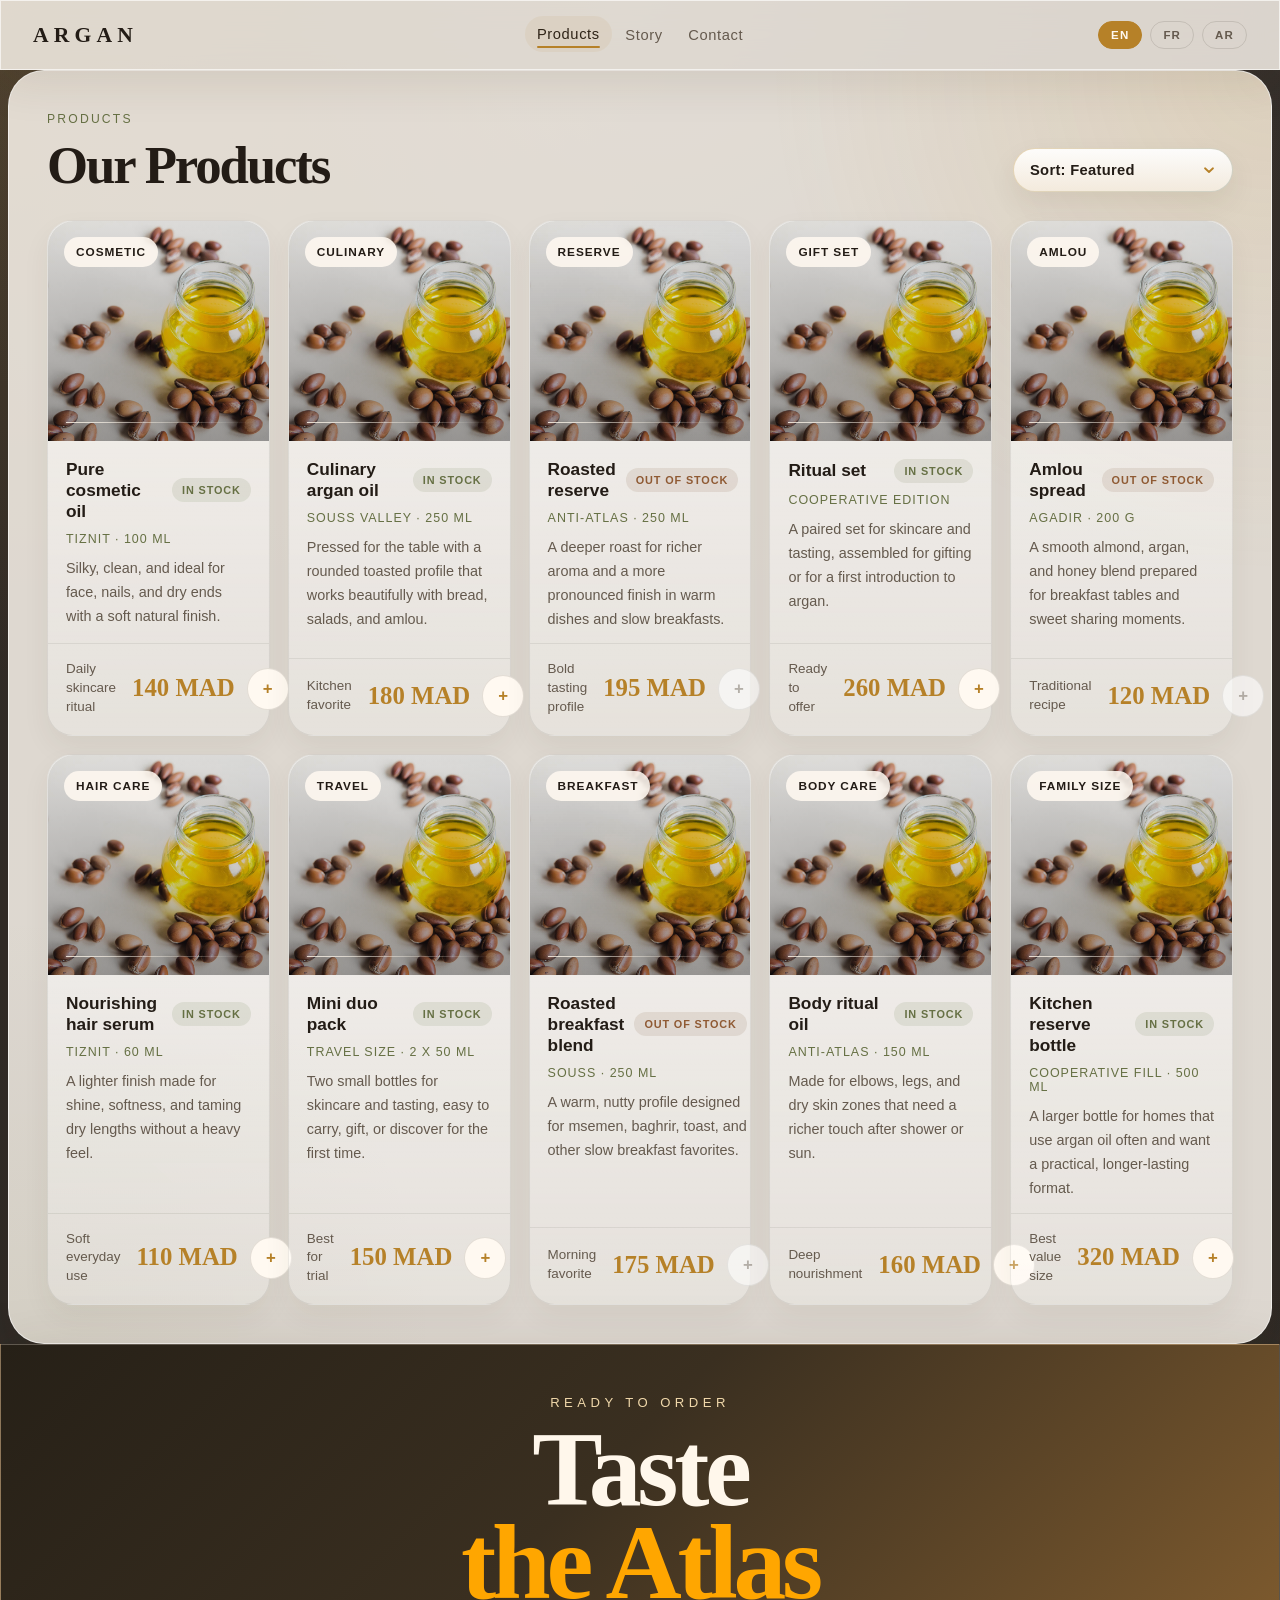
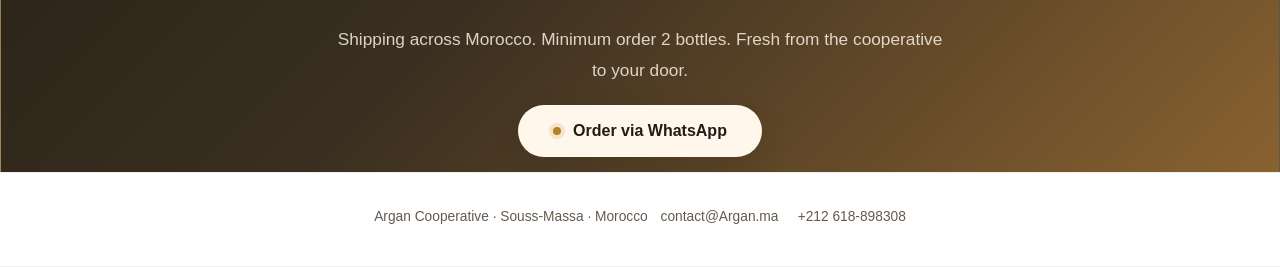
<file: assets/preview-argan-products.html>
<!DOCTYPE html>
<html lang="en" dir="ltr">

<head>
  <meta charset="UTF-8">
  <meta name="viewport" content="width=device-width, initial-scale=1.0">
  <title data-i18n="meta.products.title">Argan Products</title>
   <style>
* {box-sizing: border-box;margin: 0;padding: 0;}
:root {--font-sans: "Segoe UI", "Gill Sans", sans-serif;--font-display: Baskerville, "Times New Roman", serif;--paper: #f5ecdd;--paper-strong: #ecdfc9;--cream: #fff9f1;--ink: #231c16;--ink-soft: #655a4e;--olive: #667044;--amber: #b68128;--amber-strong: #d7a243;--line: rgba(35, 28, 22, 0.12);--card-line: rgba(35, 28, 22, 0.08);--shadow: 0 22px 54px rgba(66, 46, 18, 0.12);--shadow-soft: 0 18px 40px rgba(66, 46, 18, 0.08);--radius-xl: 36px;--radius-lg: 24px;}
html {scroll-behavior: smooth;}
body {min-height: 100vh;overflow-x: hidden;font-family: var(--font-sans);color: var(--ink);background: radial-gradient(circle at top center, rgba(150, 148, 144, 0.26) 0%, rgba(150, 148, 144, 0.10) 18%, transparent 38%), radial-gradient(circle at top left, rgba(214, 162, 67, 0.18), transparent 30%), radial-gradient(circle at bottom right, rgba(102, 112, 68, 0.12), transparent 26%), linear-gradient(180deg, #332d29 0%, #2e2925 100%);}
a {color: inherit;text-decoration: none;}
button {font: inherit;}
.site {min-height: 100vh;width: 100%;padding: 0;}
.nav-shell {position: sticky;top: 0;z-index: 40;}
.nav {width: 100%;display: grid;grid-template-columns: 1fr auto 1fr;align-items: center;gap: 1.5rem;padding: 18px 32px;border: 1px solid rgba(255, 255, 255, 0.65);background: rgba(255, 249, 241, 0.82);box-shadow: 0 14px 44px rgba(73, 53, 24, 0.1);backdrop-filter: blur(16px);opacity: 0;transform: translate3d(0, -40px, 0);animation: dropIn 0.78s cubic-bezier(0.22, 1, 0.36, 1) 0.04s forwards;}
.nav-logo {justify-self: start;position: relative;font-family: var(--font-display);font-size: 1.35rem;font-weight: 700;letter-spacing: 0.24em;text-transform: uppercase;color: var(--ink);cursor: pointer;transition: color 0.22s ease, transform 0.22s ease, letter-spacing 0.22s ease;}
.nav-logo::after {content: "";position: absolute;left: 50%;bottom: -8px;width: 42%;height: 2px;border-radius: 999px;background: linear-gradient(90deg, transparent, var(--amber), transparent);opacity: 0;transform: translateX(-50%) scaleX(0.45);transition: opacity 0.22s ease, transform 0.22s ease;}
.nav-logo:hover {color: var(--amber);transform: translateY(-1px);letter-spacing: 0.28em;}
.nav-logo:hover::after {opacity: 1;transform: translateX(-50%) scaleX(1);}
.nav-links {grid-column: 2;justify-self: center;display: flex;align-items: center;justify-content: center;gap: 1.6rem;color: var(--ink-soft);font-size: 0.92rem;letter-spacing: 0.04em;}
.nav-links a,.footer-main,.footer-meta a {position: relative;display: inline-flex;align-items: center;padding: 8px 0;color: var(--ink-soft);cursor: pointer;transition: color 0.22s ease, transform 0.22s ease;}
.nav-links a::before,.footer-main::before,.footer-meta a::before {content: "";position: absolute;inset: -2px -12px;border-radius: 999px;background: rgba(182, 129, 40, 0.08);opacity: 0;transform: scale(0.92);transition: opacity 0.22s ease, transform 0.22s ease;}
.nav-links a::after,.footer-main::after,.footer-meta a::after {content: "";position: absolute;left: 0;bottom: 2px;width: 100%;height: 2px;border-radius: 999px;background: var(--amber);transform: scaleX(0);transform-origin: left;transition: transform 0.22s ease;}
.nav-links a:hover,.nav-links a[aria-current="page"],.footer-main:hover,.footer-meta a:hover {color: var(--ink);transform: translateY(-1px);}
.nav-links a:hover::before,.nav-links a[aria-current="page"]::before,.footer-main:hover::before,.footer-meta a:hover::before {opacity: 1;transform: scale(1);}
.nav-links a:hover::after,.nav-links a[aria-current="page"]::after,.footer-main:hover::after,.footer-meta a:hover::after {transform: scaleX(1);}
.lang-row {justify-self: end;display: flex;gap: 8px;}
.lb {border: 1px solid var(--line);border-radius: 999px;padding: 7px 12px;background: transparent;color: var(--ink-soft);font-size: 0.72rem;font-weight: 700;letter-spacing: 0.1em;cursor: pointer;transition: all 0.22s ease;}
.lb.on,.lb:hover {border-color: var(--amber);background: var(--amber);color: #fff9f1;}
.page {display: grid;gap: 28px;width: 100%;padding-bottom: 0;}
.page> :not(.footer):not(.cta-card) {width: min(1720px, calc(100% - 16px));margin: 0 auto;}
.section-card,.cta-card,.footer {opacity: 0;transform: translate3d(0, -42px, 0);animation: dropIn 0.88s cubic-bezier(0.22, 1, 0.36, 1) forwards;}
.section-kicker,.cta-kicker {display: inline-flex;align-items: center;gap: 10px;margin-bottom: 22px;color: #f3dfba;font-size: 0.76rem;letter-spacing: 0.18em;text-transform: uppercase;}
.section-title,.cta-title {font-family: var(--font-display);font-weight: 700;letter-spacing: -0.04em;}
.section-title em,.cta-title em {font-style: normal;color: #ffa600;}
.section-card,.cta-card {overflow: hidden;border: 1px solid rgba(255, 255, 255, 0.6);border-radius: var(--radius-xl);background: rgba(255, 249, 241, 0.84);box-shadow: var(--shadow-soft);}
.section-card {position: relative;isolation: isolate;padding: 38px;}
.section-card::before {content: "";position: absolute;inset: 0;z-index: -1;background: radial-gradient(circle at top right, rgba(215, 162, 67, 0.14), transparent 28%), radial-gradient(circle at bottom left, rgba(102, 112, 68, 0.08), transparent 24%);}
.section-head {display: flex;justify-content: space-between;align-items: end;gap: 1.75rem;margin-bottom: 28px;}
.section-head.simple {justify-content: flex-start;}
.section-kicker {margin-bottom: 14px;color: var(--olive);}
.section-title {max-width: 13ch;color: var(--ink);font-size: clamp(2.1rem, 4.2vw, 3.3rem);line-height: 0.98;}
.section-side {max-width: 380px;color: var(--ink-soft);font-size: 0.92rem;line-height: 1.76;}
.section-tools {display: flex;align-items: center;justify-content: flex-end;}
.sort-select {min-width: 220px;padding: 13px 48px 13px 16px;border: 1px solid transparent;border-radius: 999px;background-image: url("data:image/svg+xml,%3Csvg xmlns='http://www.w3.org/2000/svg' width='14' height='14' viewBox='0 0 14 14'%3E%3Cpath d='M3 5.25 7 9l4-3.75' fill='none' stroke='%23b68128' stroke-linecap='round' stroke-linejoin='round' stroke-width='1.8'/%3E%3C/svg%3E"), linear-gradient(180deg, rgba(255, 255, 255, 0.94), rgba(244, 235, 222, 0.96)), linear-gradient(135deg, rgba(215, 162, 67, 0.34), rgba(102, 112, 68, 0.24));background-repeat: no-repeat, no-repeat, no-repeat;background-position: calc(100% - 16px) 50%, 0 0, 0 0;background-size: 14px 14px, 100% 100%, 100% 100%;background-origin: padding-box, padding-box, border-box;background-clip: border-box, padding-box, border-box;color: var(--ink);font: inherit;font-size: 0.92rem;font-weight: 600;letter-spacing: 0.02em;box-shadow: 0 12px 28px rgba(66, 46, 18, 0.08);outline: none;cursor: pointer;appearance: none;-webkit-appearance: none;transition: transform 0.2s ease, box-shadow 0.2s ease, border-color 0.2s ease;}
.sort-select:hover {transform: translateY(-1px);box-shadow: 0 18px 34px rgba(66, 46, 18, 0.12);}
.sort-select:focus {border-color: rgba(182, 129, 40, 0.52);box-shadow: 0 0 0 4px rgba(182, 129, 40, 0.14), 0 18px 34px rgba(66, 46, 18, 0.12);}
.sort-select option {color: var(--ink);background: #fffaf3;}
.products {display: grid;grid-template-columns: repeat(5, minmax(0, 1fr));gap: 18px;}
.product-card {display: flex;flex-direction: column;min-height: 388px;border: 1px solid var(--card-line);border-radius: 26px;background: linear-gradient(180deg, rgba(255, 255, 255, 0.68), rgba(255, 255, 255, 0.26));box-shadow: 0 12px 28px rgba(66, 46, 18, 0.06);transition: transform 0.22s ease, border-color 0.22s ease, box-shadow 0.22s ease;}
.product-card:hover {transform: translateY(-5px);border-color: rgba(182, 129, 40, 0.28);box-shadow: 0 20px 42px rgba(66, 46, 18, 0.12);}
.product-media {position: relative;min-height: 220px;overflow: hidden;border-radius: 26px 26px 0 0;background: linear-gradient(180deg, rgba(14, 10, 7, 0.05), rgba(14, 10, 7, 0.38)), url("argan.jpg") center center / cover no-repeat;}
.product-media::after {content: "";position: absolute;inset: auto 18px 18px;height: 1px;background: linear-gradient(90deg, rgba(255, 247, 235, 0.82), transparent);}
.product-badge {position: absolute;top: 16px;left: 16px;padding: 8px 12px;border-radius: 999px;background: rgba(255, 249, 241, 0.88);color: var(--ink);font-size: 0.74rem;font-weight: 700;letter-spacing: 0.08em;text-transform: uppercase;}
.product-copy {display: grid;gap: 10px;padding: 18px 18px 12px;}
.product-head {display: flex;align-items: center;justify-content: space-between;gap: 10px;}
.product-name {color: var(--ink);font-size: 1.08rem;font-weight: 700;}
.stock-tag {display: inline-flex;align-items: center;justify-content: center;padding: 6px 10px;border-radius: 999px;font-size: 0.68rem;font-weight: 700;letter-spacing: 0.08em;text-transform: uppercase;white-space: nowrap;}
.stock-tag.in-stock {background: rgba(102, 112, 68, 0.12);color: var(--olive);}
.stock-tag.out-stock {background: rgba(126, 80, 54, 0.12);color: #8f5a33;}
.product-region {color: var(--olive);font-size: 0.78rem;letter-spacing: 0.08em;text-transform: uppercase;}
.product-desc {color: var(--ink-soft);font-size: 0.9rem;line-height: 1.68;}
.product-meta {display: flex;justify-content: space-between;align-items: center;gap: 1rem;margin-top: auto;padding: 16px 18px 18px;border-top: 1px solid rgba(35, 28, 22, 0.08);}
.product-meta-note {color: var(--ink-soft);font-size: 0.84rem;line-height: 1.4;}
.product-price {color: var(--amber);font-family: var(--font-display);font-size: 1.55rem;font-weight: 700;line-height: 1;white-space: nowrap;}
.product-buy {display: flex;align-items: center;gap: 12px;margin-left: auto;}
.add-btn {width: 42px;height: 42px;border: 1px solid var(--line);border-radius: 50%;background: var(--cream);color: var(--amber);font-size: 1.05rem;font-weight: 700;cursor: pointer;transition: transform 0.2s ease, border-color 0.2s ease, background 0.2s ease, color 0.2s ease;}
.add-btn:hover {transform: translateY(-2px);border-color: var(--amber);background: var(--amber);color: #fff9f1;}
.add-btn:disabled {cursor: not-allowed;border-color: rgba(35, 28, 22, 0.08);background: rgba(255, 255, 255, 0.6);color: rgba(101, 90, 78, 0.45);transform: none;}
.cta-card {animation-delay: 0.56s;width: 100%;margin: -28px 0;padding: 0;border-color: rgba(255, 255, 255, 0.22);border-radius: 0;background: linear-gradient(135deg, #262017 0%, #3a2f20 42%, #8b6331 100%);color: #fff7eb;box-shadow: 0 28px 70px rgba(56, 39, 17, 0.22);}
.cta-inner {display: grid;gap: 20px;justify-items: center;align-items: center;width: min(860px, calc(100% - 32px));margin: 0 auto;padding: 48px 48px 42px;text-align: center;}
.cta-kicker {margin-bottom: 14px;color: #f0d8aa;font-size: 0.82rem;letter-spacing: 0.34em;}
.cta-title {margin-bottom: 14px;font-size: clamp(4.2rem, 10vw, 6.6rem);line-height: 0.88;}
.cta-sub {max-width: 620px;margin: 0 auto;color: rgba(255, 247, 235, 0.82);font-size: 1.08rem;line-height: 1.78;}
.wa-btn {display: inline-flex;align-items: center;justify-content: center;gap: 12px;border: 1px solid rgba(255, 255, 255, 0.18);border-radius: 999px;padding: 16px 34px;background: #fff7eb;color: var(--ink);font-weight: 700;white-space: nowrap;box-shadow: 0 12px 28px rgba(35, 28, 22, 0.16);transition: transform 0.2s ease, background 0.2s ease, color 0.2s ease;}
.wa-btn::before {content: "";width: 8px;height: 8px;border-radius: 50%;background: var(--amber);box-shadow: 0 0 0 4px rgba(182, 129, 40, 0.16);}
.wa-btn:hover {transform: translateY(-2px);}
.footer {animation-delay: 0.64s;position: relative;width: 100%;display: flex;justify-content: center;align-items: center;flex-wrap: wrap;gap: 0.8rem;margin-top: -28px;padding: 28px 24px 34px;border-top: 1px solid rgba(35, 28, 22, 0.08);border-bottom: 1px solid rgba(35, 28, 22, 0.08);background: #ffffff;color: var(--ink-soft);font-size: 0.86rem;text-align: center;}
.footer-meta {display: flex;justify-content: center;align-items: center;gap: 1.2rem;flex-wrap: wrap;}
.site.rtl-mode .nav {direction: rtl;}
.site.rtl-mode .nav-logo {justify-self: end;}
.site.rtl-mode .nav-links,.site.rtl-mode .lang-row,.site.rtl-mode .footer-meta {flex-direction: row-reverse;}
.site.rtl-mode .nav-links a::after,.site.rtl-mode .footer-main::after,.site.rtl-mode .footer-meta a::after {left: auto;right: 0;transform-origin: right;}
.site.rtl-mode .section-head {flex-direction: row;}
.site.rtl-mode .section-card {direction: rtl;}
.site.rtl-mode .section-tools {justify-content: flex-start;}
.site.rtl-mode .sort-select {padding: 13px 16px 13px 48px;background-position: 16px 50%, 0 0, 0 0;}
.site.rtl-mode .product-card,.site.rtl-mode .product-copy,.site.rtl-mode .product-meta {text-align: right;}
.site.rtl-mode .product-head {flex-direction: row-reverse;}
.site.rtl-mode .product-badge {left: auto;right: 16px;}
.site.rtl-mode .product-buy {margin-left: 0;margin-right: auto;}
.site.rtl-mode .footer {direction: rtl;}
@keyframes dropIn {0% {opacity: 0;transform: translate3d(0, -42px, 0);}100% {opacity: 1;transform: translate3d(0, 0, 0);}}
@media (prefers-reduced-motion: reduce) {html {scroll-behavior: auto;}.nav,.section-card,.cta-card,.footer {opacity: 1;transform: none;animation: none;}}
@media (max-width: 1120px) {.products {grid-template-columns: repeat(3, minmax(0, 1fr));}}
@media (max-width: 860px) {.nav {grid-template-columns: 1fr;padding: 16px 18px;}.nav-logo {width: 100%;justify-self: center;text-align: center;}.nav-links {grid-column: auto;width: 100%;justify-self: center;flex-wrap: wrap;justify-content: center;}.lang-row {width: 100%;justify-self: center;justify-content: center;}.products {grid-template-columns: repeat(2, minmax(0, 1fr));}.section-head {display: grid;grid-template-columns: 1fr;align-items: start;}.section-tools {justify-content: flex-start;}.sort-select {min-width: min(100%, 280px);}.product-head {align-items: start;flex-direction: column;}}
@media (max-width: 640px) {.page> :not(.footer):not(.cta-card) {width: calc(100% - 20px);}.products {grid-template-columns: 1fr;}.section-card {padding: 24px;}.section-tools,.sort-select {width: 100%;}.cta-card {width: 100%;margin: -28px 0;border-radius: 0;}.cta-inner {padding: 36px 24px 32px;}.wa-btn {width: 100%;}.footer {padding: 24px 18px 34px;}.footer-meta {gap: 0.8rem 1rem;}}
</style>
</head>

<body>
  <div class="site">
    <header class="nav-shell">
      <nav class="nav">
        <div class="nav-logo"><a href="preview-argan.html">Argan</a></div>
        <div class="nav-links">
          <a href="preview-argan-products.html" aria-current="page" data-i18n="nav.products">Products</a>
          <a href="preview-argan.html#story" data-i18n="nav.story">Story</a>
          <a href="#contact" data-i18n="nav.contact">Contact</a>
        </div>
        <div class="lang-row">
          <button class="lb on" type="button" data-lang="en">EN</button>
          <button class="lb" type="button" data-lang="fr">FR</button>
          <button class="lb" type="button" data-lang="ar">AR</button>
        </div>
      </nav>
    </header>

    <main class="page">
      <section class="section-card" id="collection">
        <div class="section-head">
          <div>
            <div class="section-kicker" data-i18n="pp.kicker">Products</div>
            <h2 class="section-title" data-i18n="pp.title">Our Products</h2>
          </div>
          <div class="section-tools">
            <select class="sort-select" id="sortProducts" aria-label="Sort products by price" data-i18n-aria-label="sort.aria">
              <option value="featured" data-i18n="sort.feat">Sort: Featured</option>
              <option value="low-to-high" data-i18n="sort.low">Price: Low to High</option>
              <option value="high-to-low" data-i18n="sort.high">Price: High to Low</option>
            </select>
          </div>
        </div>

        <div class="products" id="productsGrid">
          <article class="product-card" data-index="0">
            <div class="product-media">
              <span class="product-badge" data-i18n="pp1.badge">Cosmetic</span>
            </div>
            <div class="product-copy">
              <div class="product-head">
                <div class="product-name" data-i18n="pp1.name">Pure cosmetic oil</div>
                <span class="stock-tag in-stock" data-i18n="pp1.stock">In stock</span>
              </div>
              <div class="product-region" data-i18n="pp1.reg">Tiznit &middot; 100 ml</div>
              <p class="product-desc" data-i18n="pp1.desc">Silky, clean, and ideal for face, nails, and dry ends with a soft natural finish.</p>
            </div>
            <div class="product-meta">
              <div class="product-meta-note" data-i18n="pp1.note">Daily skincare ritual</div>
              <div class="product-buy">
                <div class="product-price">140 MAD</div>
                <button class="add-btn" type="button" aria-label="Add pure cosmetic oil" data-product-key="pp1.name" data-price="140">+</button>
              </div>
            </div>
          </article>

          <article class="product-card" data-index="1">
            <div class="product-media">
              <span class="product-badge" data-i18n="pp2.badge">Culinary</span>
            </div>
            <div class="product-copy">
              <div class="product-head">
                <div class="product-name" data-i18n="pp2.name">Culinary argan oil</div>
                <span class="stock-tag in-stock" data-i18n="pp2.stock">In stock</span>
              </div>
              <div class="product-region" data-i18n="pp2.reg">Souss Valley &middot; 250 ml</div>
              <p class="product-desc" data-i18n="pp2.desc">Pressed for the table with a rounded toasted profile that works beautifully with bread, salads, and amlou.</p>
            </div>
            <div class="product-meta">
              <div class="product-meta-note" data-i18n="pp2.note">Kitchen favorite</div>
              <div class="product-buy">
                <div class="product-price">180 MAD</div>
                <button class="add-btn" type="button" aria-label="Add culinary argan oil" data-product-key="pp2.name" data-price="180">+</button>
              </div>
            </div>
          </article>

          <article class="product-card" data-index="2">
            <div class="product-media">
              <span class="product-badge" data-i18n="pp3.badge">Reserve</span>
            </div>
            <div class="product-copy">
              <div class="product-head">
                <div class="product-name" data-i18n="pp3.name">Roasted reserve</div>
                <span class="stock-tag out-stock" data-i18n="pp3.stock">Out of stock</span>
              </div>
              <div class="product-region" data-i18n="pp3.reg">Anti-Atlas &middot; 250 ml</div>
              <p class="product-desc" data-i18n="pp3.desc">A deeper roast for richer aroma and a more pronounced finish in warm dishes and slow breakfasts.</p>
            </div>
            <div class="product-meta">
              <div class="product-meta-note" data-i18n="pp3.note">Bold tasting profile</div>
              <div class="product-buy">
                <div class="product-price">195 MAD</div>
                <button class="add-btn" type="button" aria-label="Roasted reserve unavailable" data-product-key="pp3.name" data-price="195" disabled>+</button>
              </div>
            </div>
          </article>

          <article class="product-card" data-index="3">
            <div class="product-media">
              <span class="product-badge" data-i18n="pp4.badge">Gift Set</span>
            </div>
            <div class="product-copy">
              <div class="product-head">
                <div class="product-name" data-i18n="pp4.name">Ritual set</div>
                <span class="stock-tag in-stock" data-i18n="pp4.stock">In stock</span>
              </div>
              <div class="product-region" data-i18n="pp4.reg">Cooperative edition</div>
              <p class="product-desc" data-i18n="pp4.desc">A paired set for skincare and tasting, assembled for gifting or for a first introduction to argan.</p>
            </div>
            <div class="product-meta">
              <div class="product-meta-note" data-i18n="pp4.note">Ready to offer</div>
              <div class="product-buy">
                <div class="product-price">260 MAD</div>
                <button class="add-btn" type="button" aria-label="Add ritual set" data-product-key="pp4.name" data-price="260">+</button>
              </div>
            </div>
          </article>

          <article class="product-card" data-index="4">
            <div class="product-media">
              <span class="product-badge" data-i18n="pp5.badge">Amlou</span>
            </div>
            <div class="product-copy">
              <div class="product-head">
                <div class="product-name" data-i18n="pp5.name">Amlou spread</div>
                <span class="stock-tag out-stock" data-i18n="pp5.stock">Out of stock</span>
              </div>
              <div class="product-region" data-i18n="pp5.reg">Agadir &middot; 200 g</div>
              <p class="product-desc" data-i18n="pp5.desc">A smooth almond, argan, and honey blend prepared for breakfast tables and sweet sharing moments.</p>
            </div>
            <div class="product-meta">
              <div class="product-meta-note" data-i18n="pp5.note">Traditional recipe</div>
              <div class="product-buy">
                <div class="product-price">120 MAD</div>
                <button class="add-btn" type="button" aria-label="Amlou spread unavailable" data-product-key="pp5.name" data-price="120" disabled>+</button>
              </div>
            </div>
          </article>

          <article class="product-card" data-index="5">
            <div class="product-media">
              <span class="product-badge" data-i18n="pp6.badge">Hair Care</span>
            </div>
            <div class="product-copy">
              <div class="product-head">
                <div class="product-name" data-i18n="pp6.name">Nourishing hair serum</div>
                <span class="stock-tag in-stock" data-i18n="pp6.stock">In stock</span>
              </div>
              <div class="product-region" data-i18n="pp6.reg">Tiznit &middot; 60 ml</div>
              <p class="product-desc" data-i18n="pp6.desc">A lighter finish made for shine, softness, and taming dry lengths without a heavy feel.</p>
            </div>
            <div class="product-meta">
              <div class="product-meta-note" data-i18n="pp6.note">Soft everyday use</div>
              <div class="product-buy">
                <div class="product-price">110 MAD</div>
                <button class="add-btn" type="button" aria-label="Add nourishing hair serum" data-product-key="pp6.name" data-price="110">+</button>
              </div>
            </div>
          </article>

          <article class="product-card" data-index="6">
            <div class="product-media">
              <span class="product-badge" data-i18n="pp7.badge">Travel</span>
            </div>
            <div class="product-copy">
              <div class="product-head">
                <div class="product-name" data-i18n="pp7.name">Mini duo pack</div>
                <span class="stock-tag in-stock" data-i18n="pp7.stock">In stock</span>
              </div>
              <div class="product-region" data-i18n="pp7.reg">Travel size &middot; 2 x 50 ml</div>
              <p class="product-desc" data-i18n="pp7.desc">Two small bottles for skincare and tasting, easy to carry, gift, or discover for the first time.</p>
            </div>
            <div class="product-meta">
              <div class="product-meta-note" data-i18n="pp7.note">Best for trial</div>
              <div class="product-buy">
                <div class="product-price">150 MAD</div>
                <button class="add-btn" type="button" aria-label="Add mini duo pack" data-product-key="pp7.name" data-price="150">+</button>
              </div>
            </div>
          </article>

          <article class="product-card" data-index="7">
            <div class="product-media">
              <span class="product-badge" data-i18n="pp8.badge">Breakfast</span>
            </div>
            <div class="product-copy">
              <div class="product-head">
                <div class="product-name" data-i18n="pp8.name">Roasted breakfast blend</div>
                <span class="stock-tag out-stock" data-i18n="pp8.stock">Out of stock</span>
              </div>
              <div class="product-region" data-i18n="pp8.reg">Souss &middot; 250 ml</div>
              <p class="product-desc" data-i18n="pp8.desc">A warm, nutty profile designed for msemen, baghrir, toast, and other slow breakfast favorites.</p>
            </div>
            <div class="product-meta">
              <div class="product-meta-note" data-i18n="pp8.note">Morning favorite</div>
              <div class="product-buy">
                <div class="product-price">175 MAD</div>
                <button class="add-btn" type="button" aria-label="Roasted breakfast blend unavailable" data-product-key="pp8.name" data-price="175" disabled>+</button>
              </div>
            </div>
          </article>

          <article class="product-card" data-index="8">
            <div class="product-media">
              <span class="product-badge" data-i18n="pp9.badge">Body Care</span>
            </div>
            <div class="product-copy">
              <div class="product-head">
                <div class="product-name" data-i18n="pp9.name">Body ritual oil</div>
                <span class="stock-tag in-stock" data-i18n="pp9.stock">In stock</span>
              </div>
              <div class="product-region" data-i18n="pp9.reg">Anti-Atlas &middot; 150 ml</div>
              <p class="product-desc" data-i18n="pp9.desc">Made for elbows, legs, and dry skin zones that need a richer touch after shower or sun.</p>
            </div>
            <div class="product-meta">
              <div class="product-meta-note" data-i18n="pp9.note">Deep nourishment</div>
              <div class="product-buy">
                <div class="product-price">160 MAD</div>
                <button class="add-btn" type="button" aria-label="Add body ritual oil" data-product-key="pp9.name" data-price="160">+</button>
              </div>
            </div>
          </article>

          <article class="product-card" data-index="9">
            <div class="product-media">
              <span class="product-badge" data-i18n="pp10.badge">Family Size</span>
            </div>
            <div class="product-copy">
              <div class="product-head">
                <div class="product-name" data-i18n="pp10.name">Kitchen reserve bottle</div>
                <span class="stock-tag in-stock" data-i18n="pp10.stock">In stock</span>
              </div>
              <div class="product-region" data-i18n="pp10.reg">Cooperative fill &middot; 500 ml</div>
              <p class="product-desc" data-i18n="pp10.desc">A larger bottle for homes that use argan oil often and want a practical, longer-lasting format.</p>
            </div>
            <div class="product-meta">
              <div class="product-meta-note" data-i18n="pp10.note">Best value size</div>
              <div class="product-buy">
                <div class="product-price">320 MAD</div>
                <button class="add-btn" type="button" aria-label="Add kitchen reserve bottle" data-product-key="pp10.name" data-price="320">+</button>
              </div>
            </div>
          </article>
        </div>
      </section>

      <section class="cta-card" id="contact">
        <div class="cta-inner">
          <div>
            <div class="cta-kicker" data-i18n="cta.kicker">Ready to Order</div>
            <h2 class="cta-title" data-i18n="cta.title" data-i18n-html>Taste<br><em>the Atlas</em></h2>
            <p class="cta-sub" data-i18n="cta.sub">Shipping across Morocco. Minimum order 2 bottles. Fresh from the cooperative to your door.</p>
          </div>
          <a class="wa-btn" id="waOrderBtn" href="https://wa.me/212618898308?text=Hello%20Argan%2C%20I%20want%20to%20place%20an%20order." data-i18n="cta.btn">Order via WhatsApp</a>
        </div>
      </section>

      <footer class="footer">
        <div class="footer-main" data-i18n="footer.main">Argan Cooperative &middot; Souss-Massa &middot; Morocco</div>
        <div class="footer-meta">
          <a href="mailto:contact@Argan.ma">contact@Argan.ma</a>
          <a href="tel:+212618898308">+212 618-898308</a>
        </div>
      </footer>
    </main>

  </div>

  <script src="lang.js"></script>
  <script>
    const CART_KEY = "arkan-products-cart";
    const CART_PHONE = "212618898308";
    const LEGACY_NAME_TO_KEY = {
      "Pure cosmetic oil": "pp1.name",
      "Culinary argan oil": "pp2.name",
      "Roasted reserve": "pp3.name",
      "Ritual set": "pp4.name",
      "Amlou spread": "pp5.name",
      "Nourishing hair serum": "pp6.name",
      "Mini duo pack": "pp7.name",
      "Roasted breakfast blend": "pp8.name",
      "Body ritual oil": "pp9.name",
      "Kitchen reserve bottle": "pp10.name"
    };

    const waOrderBtn = document.getElementById("waOrderBtn");
    const productsGrid = document.getElementById("productsGrid");
    const sortProductsSelect = document.getElementById("sortProducts");
    const cart = new Map();

    function t(key) {
      return window.arkanI18n.translate(key, window.arkanI18n.getCurrentLang());
    }

    function getCardPrice(card) {
      const addButton = card.querySelector(".add-btn");
      return Number(addButton?.dataset.price || 0);
    }

    function sortProducts(order) {
      if (!productsGrid) {
        return;
      }

      const cards = Array.from(productsGrid.querySelectorAll(".product-card"));
      const sortedCards = cards.sort((firstCard, secondCard) => {
        if (order === "low-to-high") {
          return getCardPrice(firstCard) - getCardPrice(secondCard);
        }

        if (order === "high-to-low") {
          return getCardPrice(secondCard) - getCardPrice(firstCard);
        }

        return Number(firstCard.dataset.index) - Number(secondCard.dataset.index);
      });

      sortedCards.forEach((card) => {
        productsGrid.appendChild(card);
      });
    }

    function saveCart() {
      try {
        const items = Array.from(cart.values());
        localStorage.setItem(CART_KEY, JSON.stringify(items));
      } catch (_) {
        return;
      }
    }

    function loadCart() {
      try {
        const raw = localStorage.getItem(CART_KEY);
        if (!raw) {
          return;
        }

        const items = JSON.parse(raw);
        if (!Array.isArray(items)) {
          return;
        }

        items.forEach((item) => {
          if (!item || !item.qty || !item.price) {
            return;
          }

          const nameKey = item.nameKey || LEGACY_NAME_TO_KEY[item.name];
          if (!nameKey) {
            return;
          }

          cart.set(nameKey, {
            nameKey,
            price: Number(item.price),
            qty: Number(item.qty)
          });
        });
      } catch (_) {
        try {
          localStorage.removeItem(CART_KEY);
        } catch (error) {
          return;
        }
      }
    }

    function buildWhatsappMessage(items, total) {
      if (!items.length) {
        return t("order.default");
      }

      const lines = items.map((item) => {
        const lineTotal = item.qty * item.price;
        return "- " + t(item.nameKey) + " x" + item.qty + " - " + lineTotal + " MAD";
      });

      return [
        t("order.intro"),
        "",
        ...lines,
        "",
        t("order.total") + ": " + total + " MAD"
      ].join("\n");
    }

    function updateCartUI() {
      const items = Array.from(cart.values());
      const total = items.reduce((sum, item) => sum + (item.qty * item.price), 0);
      const message = buildWhatsappMessage(items, total);
      const href = "https://wa.me/" + CART_PHONE + "?text=" + encodeURIComponent(message);

      if (waOrderBtn) {
        waOrderBtn.href = href;
      }
    }

    function addToCart(button) {
      const nameKey = button.dataset.productKey;
      const price = Number(button.dataset.price);
      const current = cart.get(nameKey) || { nameKey, price, qty: 0 };

      current.qty += 1;
      cart.set(nameKey, current);
      saveCart();
      updateCartUI();

      button.classList.add("added");
      window.setTimeout(() => {
        button.classList.remove("added");
      }, 220);
    }

    document.querySelectorAll(".add-btn").forEach((button) => {
      if (button.disabled) {
        return;
      }

      button.addEventListener("click", () => {
        addToCart(button);
      });
    });

    if (sortProductsSelect) {
      sortProductsSelect.addEventListener("change", (event) => {
        sortProducts(event.target.value);
      });
    }

    window.addEventListener("arkan:langchange", updateCartUI);

    loadCart();
    updateCartUI();
  </script>

<script>
	
	if ('WebSocket' in window) {
		(function () {
			function refreshCSS() {
				var sheets = [].slice.call(document.getElementsByTagName("link"));
				var head = document.getElementsByTagName("head")[0];
				for (var i = 0; i < sheets.length; ++i) {
					var elem = sheets[i];
					var parent = elem.parentElement || head;
					parent.removeChild(elem);
					var rel = elem.rel;
					if (elem.href && typeof rel != "string" || rel.length == 0 || rel.toLowerCase() == "stylesheet") {
						var url = elem.href.replace(/(&|\?)_cacheOverride=\d+/, '');
						elem.href = url + (url.indexOf('?') >= 0 ? '&' : '?') + '_cacheOverride=' + (new Date().valueOf());
					}
					parent.appendChild(elem);
				}
			}
			var protocol = window.location.protocol === 'http:' ? 'ws://' : 'wss://';
			var address = protocol + window.location.host + window.location.pathname + '/ws';
			var socket = new WebSocket(address);
			socket.onmessage = function (msg) {
				if (msg.data == 'reload') window.location.reload();
				else if (msg.data == 'refreshcss') refreshCSS();
			};
			if (sessionStorage && !sessionStorage.getItem('IsThisFirstTime_Log_From_LiveServer')) {
				console.log('Live reload enabled.');
				sessionStorage.setItem('IsThisFirstTime_Log_From_LiveServer', true);
			}
		})();
	}
	else {
		console.error('Upgrade your browser. This Browser is NOT supported WebSocket for Live-Reloading.');
	}

</script>
</body>

</html>
</file>
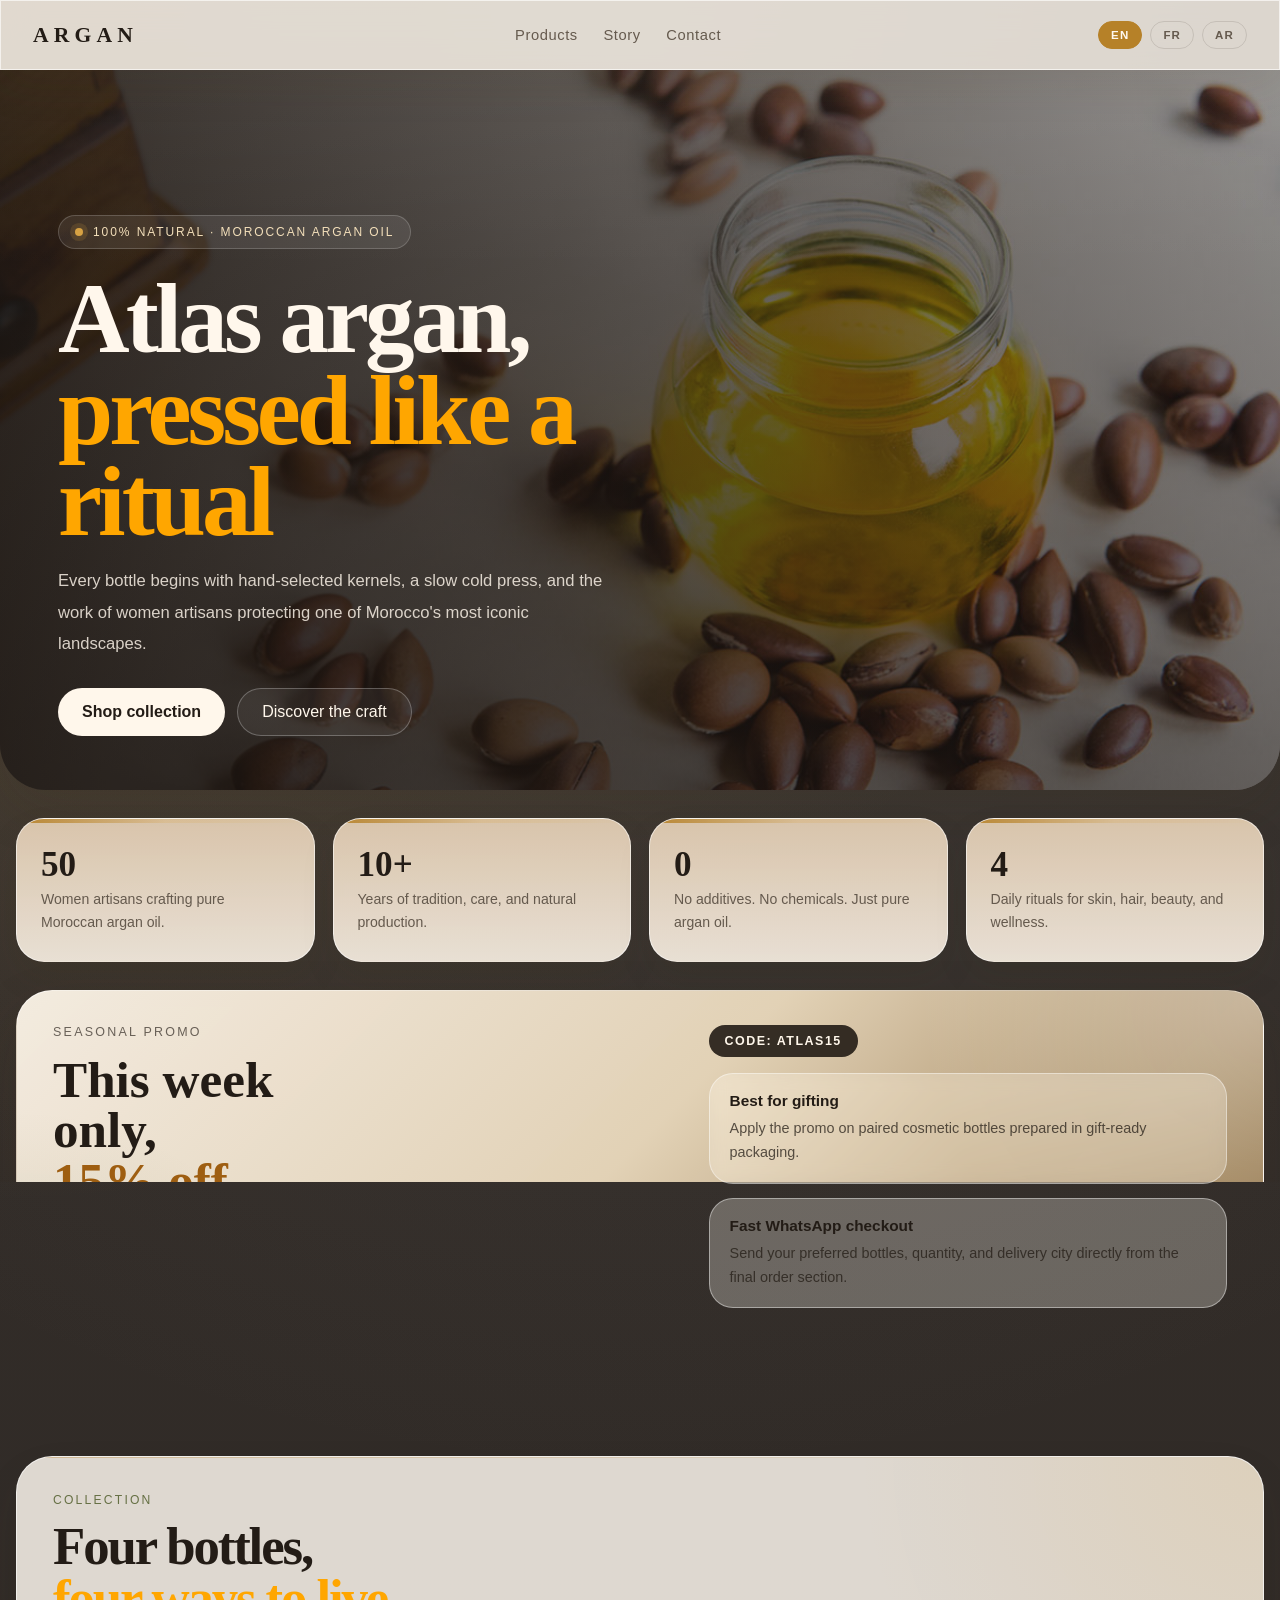
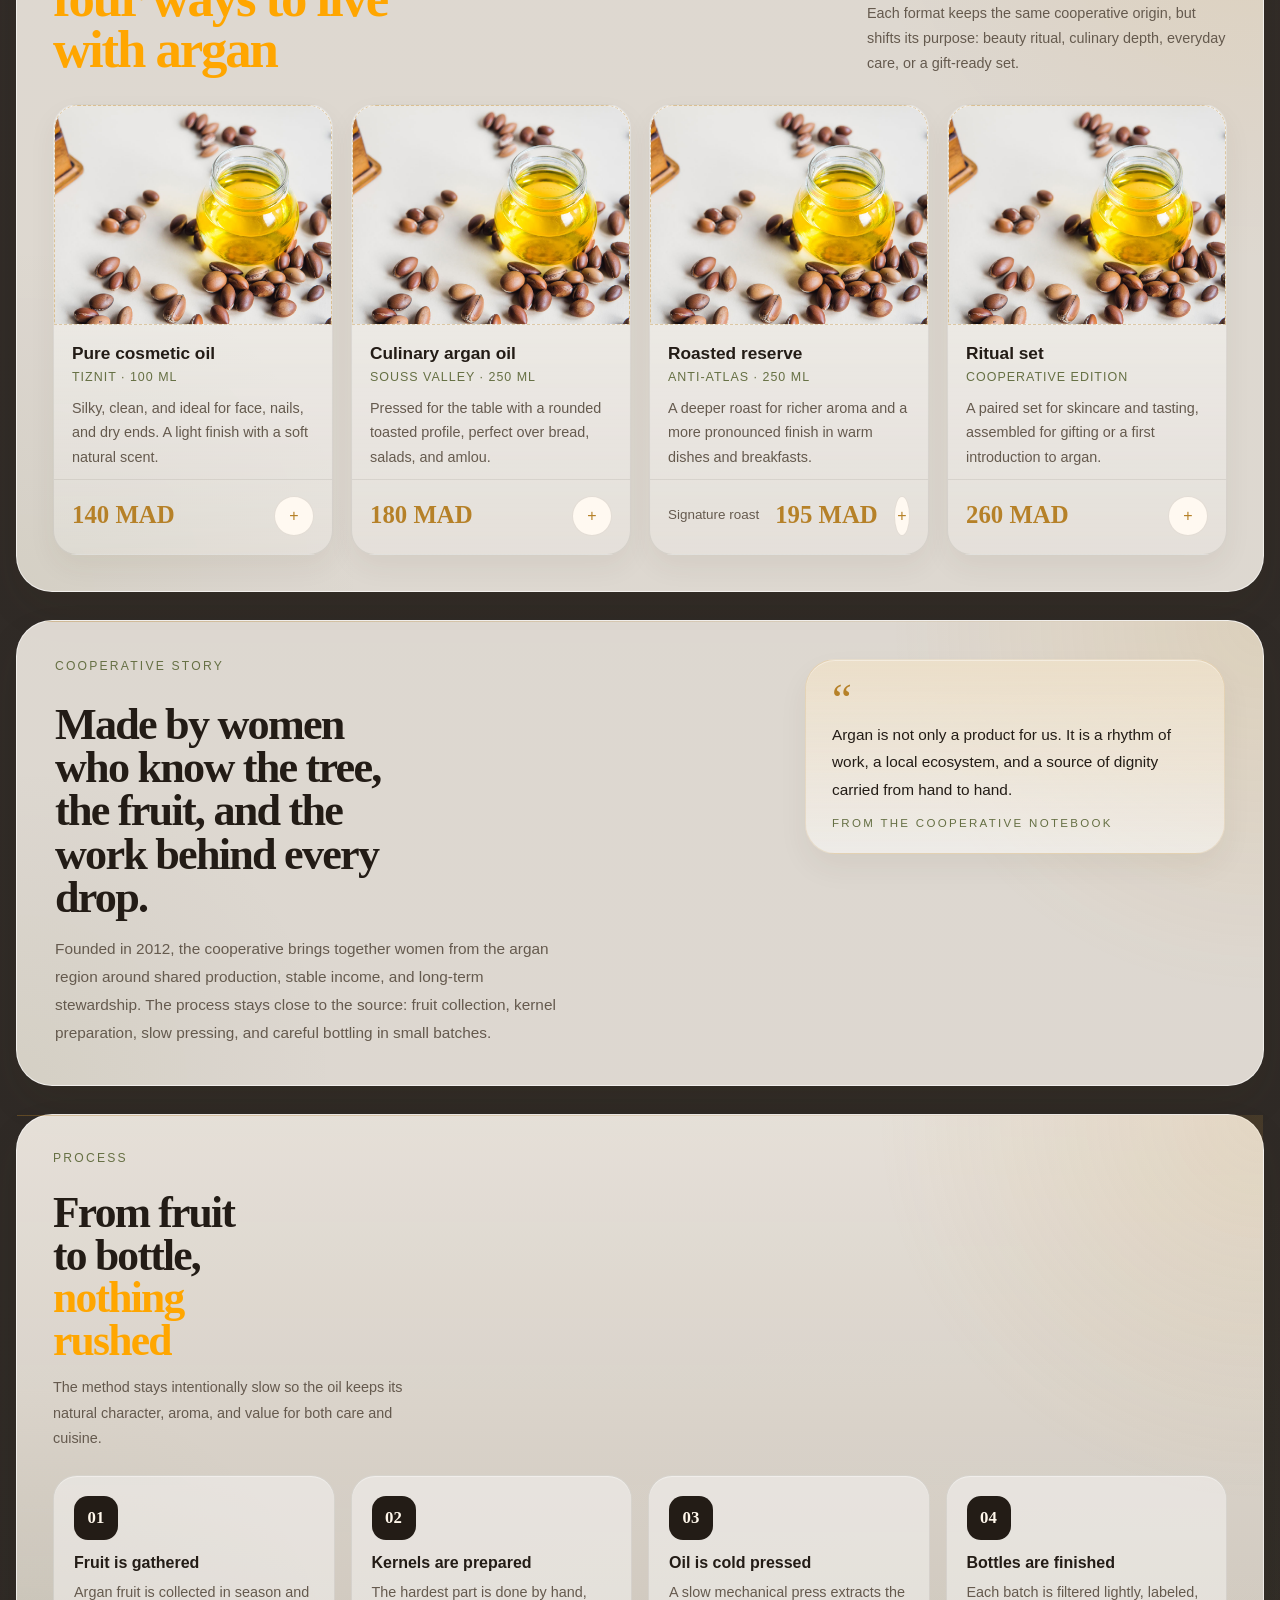
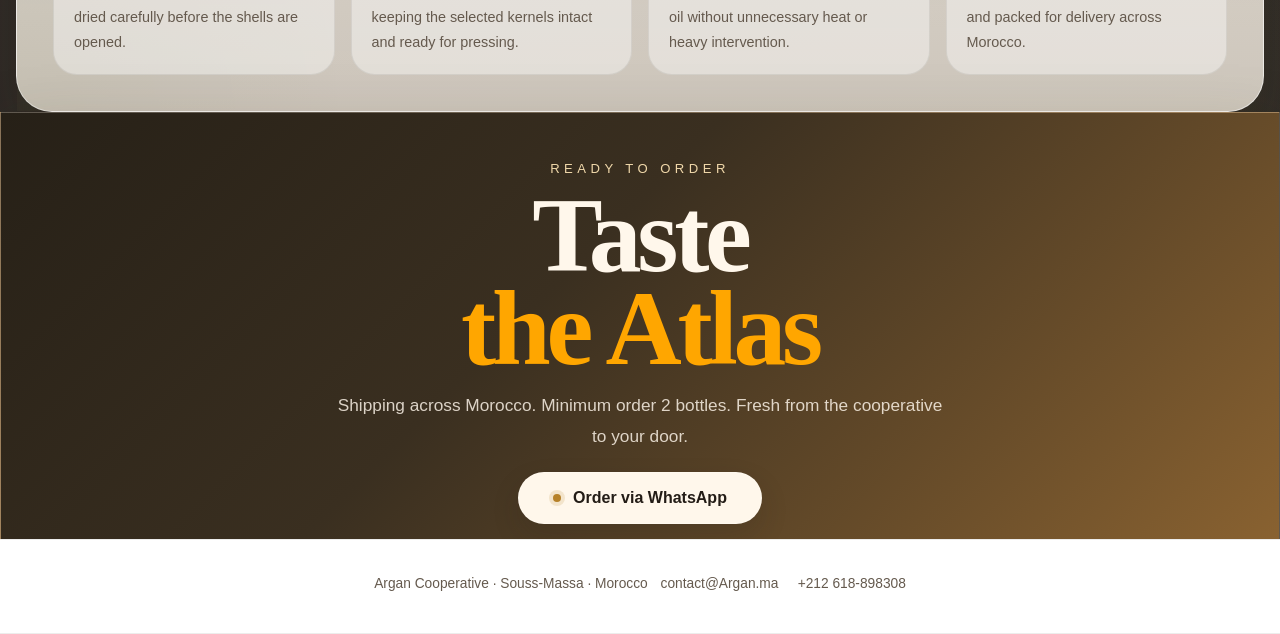
<file: assets/preview-argan.html>
<!DOCTYPE html>
<html lang="en" dir="ltr">

<head>
  <meta charset="UTF-8">
  <meta name="viewport" content="width=device-width, initial-scale=1.0">
  <title data-i18n="meta.home.title">Argan</title>
  <style>
* { box-sizing: border-box; margin: 0; padding: 0; }
:root { --font-sans: "Segoe UI", "Gill Sans", sans-serif; --font-display: Baskerville, "Times New Roman", serif; --paper: #f5ecdd; --paper-strong: #ecdfc9; --cream: #fff9f1; --ink: #231c16; --ink-soft: #655a4e; --olive: #667044; --amber: #b68128; --amber-strong: #d7a243; --line: rgba(35, 28, 22, 0.12); --card-line: rgba(35, 28, 22, 0.08); --shadow: 0 22px 54px rgba(66, 46, 18, 0.12); --shadow-soft: 0 18px 40px rgba(66, 46, 18, 0.08); --radius-xl: 36px; --radius-lg: 24px; --radius-md: 18px; }
html { scroll-behavior: smooth; }
body {  min-height: 100vh;overflow-x: hidden;font-family: var(--font-sans);color: var(--ink); background:radial-gradient(circle at top center,  rgba(150, 148, 144, 0.26) 0%,  rgba(150, 148, 144, 0.10) 18%,  transparent 38%   ),  radial-gradient(circle at top left,    rgba(214, 162, 67, 0.18),    transparent 30%  ),radial-gradient(circle at bottom right, rgba(102, 112, 68, 0.12),transparent 26% ),linear-gradient(180deg, #332D29 0%, #2E2925 100%); }
a { color: inherit; text-decoration: none; }
button { font: inherit; }
.site { min-height: 100vh; width: 100%; padding: 0; }
.nav-shell { position: sticky; top: 0; z-index: 40; }
.nav { width: 100%; display: flex; align-items: center; justify-content: space-between; gap: 1.5rem; padding: 18px 32px; border: 1px solid rgba(255, 255, 255, 0.65); background: rgba(255, 249, 241, 0.82); box-shadow: 0 14px 44px rgba(73, 53, 24, 0.1); backdrop-filter: blur(16px); opacity: 0; transform: translate3d(0, -40px, 0); animation: dropIn 0.78s cubic-bezier(0.22, 1, 0.36, 1) 0.04s forwards; }
.nav-logo { position: relative; font-family: var(--font-display); font-size: 1.35rem; font-weight: 700; letter-spacing: 0.24em; text-transform: uppercase; color: var(--ink); cursor: pointer; transition: color 0.22s ease, transform 0.22s ease, letter-spacing 0.22s ease; }
.nav-logo::after { content: ""; position: absolute; left: 50%; bottom: -8px; width: 42%; height: 2px; border-radius: 999px; background: linear-gradient(90deg, transparent, var(--amber), transparent); opacity: 0; transform: translateX(-50%) scaleX(0.45); transition: opacity 0.22s ease, transform 0.22s ease; }
.nav-logo:hover { color: var(--amber); transform: translateY(-1px); letter-spacing: 0.28em; }
.nav-logo:hover::after { opacity: 1; transform: translateX(-50%) scaleX(1); }
.nav-links { display: flex; align-items: center; gap: 1.6rem; color: var(--ink-soft); font-size: 0.92rem; letter-spacing: 0.04em; }
.nav-links a { position: relative; display: inline-flex; align-items: center; padding: 8px 0; color: var(--ink-soft); cursor: pointer; transition: color 0.22s ease, transform 0.22s ease; }
.nav-links a::before { content: ""; position: absolute; inset: -2px -12px; border-radius: 999px; background: rgba(182, 129, 40, 0.08); opacity: 0; transform: scale(0.92); transition: opacity 0.22s ease, transform 0.22s ease; }
.nav-links a::after { content: ""; position: absolute; left: 0; bottom: 2px; width: 100%; height: 2px; border-radius: 999px; background: var(--amber); transform: scaleX(0); transform-origin: left; transition: transform 0.22s ease; }
.nav-links a:hover { color: var(--ink); transform: translateY(-1px); }
.nav-links a:hover::before { opacity: 1; transform: scale(1); }
.nav-links a:hover::after { transform: scaleX(1); }
.lang-row { display: flex; gap: 8px; }
.lb { border: 1px solid var(--line); border-radius: 999px; padding: 7px 12px; background: transparent; color: var(--ink-soft); font-size: 0.72rem; font-weight: 700; letter-spacing: 0.1em; cursor: pointer; transition: all 0.22s ease; }
.lb.on, .lb:hover { border-color: var(--amber); background: var(--amber); color: #fff9f1; }
.page { width: 100%; display: grid; gap: 28px; }
.page > :not(.hero):not(.footer):not(.cta-card) { width: min(1360px, calc(100% - 32px)); margin: 0 auto; }
.hero { position: relative; overflow: hidden; border-radius: 0 0 46px 46px; background: linear-gradient(90deg, rgba(28, 21, 16, 0.9) 0%, rgba(28, 21, 16, 0.7) 44%, rgba(28, 21, 16, 0.38) 100%), url("argan.jpg") center center / cover no-repeat; box-shadow: var(--shadow); }
.hero::before { content: ""; position: absolute; inset: 0; background: linear-gradient(180deg, rgba(255, 255, 255, 0.04), transparent 28%), linear-gradient(180deg, rgba(24, 18, 14, 0.05), rgba(24, 18, 14, 0.42)); }
.hero-grid { position: relative; z-index: 1; width: min(1380px, 100%); margin: 0 auto; display: grid; grid-template-columns: minmax(0, 1fr); gap: 2rem; align-items: end; min-height: 720px; padding: 72px 58px 54px; }
.hero-copy { color: #fff7ec; max-width: 700px; }
.hero-kicker { display: inline-flex; align-items: center; gap: 10px; margin-bottom: 24px; padding: 9px 16px; border: 1px solid rgba(255, 255, 255, 0.18); border-radius: 999px; background: rgba(255, 255, 255, 0.08); color: #f3dfba; font-size: 0.75rem; letter-spacing: 0.16em; text-transform: uppercase; }
.dot { width: 8px; height: 8px; border-radius: 50%; background: var(--amber-strong); box-shadow: 0 0 0 5px rgba(215, 162, 67, 0.16); }
.lang-block { display: none; }
.lang-block.on { display: block; }
.lang-block[dir="rtl"] { text-align: right; }
.lang-block[dir="rtl"] .hero-sub { margin: 0 0 28px auto; }
.lang-block[dir="rtl"] .hero-btns { justify-content: flex-end; }
.hero-copy > *, .stat-card, .promo-card, .section-card, .story-card, .process-card, .cta-card, .footer { opacity: 0; transform: translate3d(0, -42px, 0); animation: dropIn 0.88s cubic-bezier(0.22, 1, 0.36, 1) forwards; }
.hero-copy > :nth-child(1) { animation-delay: 0.14s; }
.hero-copy > :nth-child(2) { animation-delay: 0.24s; }
.hero-copy > :nth-child(3) { animation-delay: 0.24s; }
.stat-card:nth-child(1) { animation-delay: 0.38s; }
.stat-card:nth-child(2) { animation-delay: 0.46s; }
.stat-card:nth-child(3) { animation-delay: 0.54s; }
.stat-card:nth-child(4) { animation-delay: 0.62s; }
.promo-card { animation-delay: 0.68s; }
.section-card { animation-delay: 0.7s; background: linear-gradient(135deg, #EEE5D8 0%, #F8F1E7 55%, #E4D1B7 100%);box-shadow:0 24px 70px rgba(0, 0, 0, 0.28), inset 0 1px 0 rgba(255, 255, 255, 0.75); }
.story-card { animation-delay: 0.8s; }
.process-card { animation-delay: 0.9s; }
.cta-card { animation-delay: 1s; }
.footer { animation-delay: 1.08s; }
.site.rtl-mode .nav { direction: rtl; }
.site.rtl-mode .nav-links, .site.rtl-mode .lang-row { flex-direction: row-reverse; }
.site.rtl-mode .hero-grid { direction: rtl; }
.site.rtl-mode .hero-copy { text-align: right; }
.site.rtl-mode .promo-card { direction: rtl; }
.site.rtl-mode .promo-copy { text-align: right; }
.site.rtl-mode .promo-actions { justify-content: flex-end; }
.site.rtl-mode .promo-pill { justify-self: end; }
.site.rtl-mode .footer, .site.rtl-mode .footer-meta { direction: rtl; }
.site.rtl-mode .cart-float { right: auto; left: 22px; }
.hero-title, .section-title, .story-title, .cta-title { font-family: var(--font-display); font-weight: 700; letter-spacing: -0.04em; }
.hero-title { font-size: clamp(3.4rem, 8vw, 6.2rem); line-height: 0.92; margin-bottom: 18px; }
.hero-title em, .section-title em, .cta-title em { font-style: normal; color: #ffa600; }
.hero-sub { max-width: 560px; color: rgba(255, 247, 236, 0.82); font-size: 1.04rem; line-height: 1.9; margin-bottom: 28px; }
.hero-btns { display: flex; flex-wrap: wrap; gap: 12px; }
.btn-main, .btn-ghost, .wa-btn { display: inline-flex; align-items: center; justify-content: center; border-radius: 999px; cursor: pointer; transition: transform 0.2s ease, background 0.2s ease, color 0.2s ease, border-color 0.2s ease; }
.btn-main { border: none; padding: 14px 24px; background: #fff7eb; color: var(--ink); font-weight: 700; }
.btn-ghost { border: 1px solid rgba(255, 255, 255, 0.26); padding: 14px 24px; background: rgba(255, 255, 255, 0.06); color: #fff7ec; }
.btn-main:hover, .btn-ghost:hover, .wa-btn:hover, .cart-float:hover { transform: translateY(-2px); }
.stats-ribbon { display: grid; grid-template-columns: repeat(4, minmax(0, 1fr)); gap: 18px; }
.stat-card { position: relative; overflow: hidden; padding: 28px 24px; border: 1px solid rgba(255, 255, 255, 0.56); border-radius: 28px; background: linear-gradient(180deg, rgba(223, 202, 176, 0.96), rgba(247, 238, 226, 0.92)); box-shadow: 0 16px 36px rgba(66, 46, 18, 0.08); transition: transform 0.22s ease, box-shadow 0.22s ease, border-color 0.22s ease; }
.stat-card::before { content: ""; position: absolute; inset: 0 auto auto 0; width: 100%; height: 4px; background: linear-gradient(90deg, rgba(182, 129, 40, 0.92), rgba(215, 162, 67, 0.22), transparent); }
.stat-card:hover { transform: translateY(-4px); border-color: rgba(182, 129, 40, 0.28); box-shadow: 0 22px 42px rgba(66, 46, 18, 0.12); }
.stat-n { margin-bottom: 6px; color: var(--ink); font-family: var(--font-display); font-size: 2.2rem; font-weight: 700; line-height: 1; }
.stat-l { color: var(--ink-soft); font-size: 0.88rem; line-height: 1.6; }
.promo-card { position: relative; overflow: hidden; display: grid; grid-template-columns: minmax(0, 1.1fr) minmax(280px, 0.9fr); gap: 22px; padding: 34px 36px; border: 1px solid rgba(255, 255, 255, 0.58); border-radius: var(--radius-xl); background: linear-gradient(135deg, rgba(255, 247, 235, 0.94) 0%, rgba(233, 216, 188, 0.96) 46%, rgba(128, 91, 39, 0.94) 100%); box-shadow: 0 24px 58px rgba(66, 46, 18, 0.14); isolation: isolate; }
.promo-card::before { content: ""; position: absolute; inset: 0; z-index: -1; background: radial-gradient(circle at top right, rgba(255, 255, 255, 0.34), transparent 26%), radial-gradient(circle at bottom left, rgba(102, 112, 68, 0.18), transparent 24%); }
.promo-copy { display: grid; gap: 16px; align-content: start; }
.promo-kicker { color: rgba(35, 28, 22, 0.66); font-size: 0.78rem; letter-spacing: 0.18em; text-transform: uppercase; }
.promo-title { max-width: 13ch; color: var(--ink); font-family: var(--font-display); font-size: clamp(2rem, 4vw, 3.25rem); line-height: 0.98; }
.promo-title em { font-style: normal; color: #9e5e11; }
.promo-sub { max-width: 58ch; color: rgba(35, 28, 22, 0.78); font-size: 0.98rem; line-height: 1.82; }
.promo-actions { display: flex; flex-wrap: wrap; gap: 12px; }
.promo-card .btn-main { background: var(--ink); color: #fff7eb; }
.promo-card .btn-ghost { border-color: rgba(35, 28, 22, 0.16); background: rgba(255, 255, 255, 0.16); color: var(--ink); }
.promo-side { display: grid; gap: 16px; align-content: start; justify-items: stretch; }
.promo-pill { justify-self: start; padding: 9px 16px; border-radius: 999px; background: rgba(35, 28, 22, 0.9); color: #fff7eb; font-size: 0.78rem; font-weight: 700; letter-spacing: 0.12em; text-transform: uppercase; }
.promo-points { display: grid; gap: 14px; }
.promo-point { padding: 18px 20px; border: 1px solid rgba(255, 255, 255, 0.42); border-radius: 24px; background: rgba(255, 249, 241, 0.28); backdrop-filter: blur(8px); }
.promo-point strong { display: block; margin-bottom: 6px; color: var(--ink); font-size: 0.96rem; }
.promo-point span { display: block; color: rgba(35, 28, 22, 0.74); font-size: 0.9rem; line-height: 1.68; }
.section-card, .story-card, .cta-card { overflow: hidden; border: 1px solid rgba(255, 255, 255, 0.6); border-radius: var(--radius-xl); background: rgba(255, 249, 241, 0.84); box-shadow: var(--shadow-soft); }
.section-card, .story-card, .process-card { position: relative; isolation: isolate; }
.section-card::before, .story-card::before, .process-card::before { content: ""; position: absolute; inset: 0; z-index: -1; background: radial-gradient(circle at top right, rgba(215, 162, 67, 0.14), transparent 28%), radial-gradient(circle at bottom left, rgba(102, 112, 68, 0.08), transparent 24%); }
.section-card::after, .story-card::after, .process-card::after { content: ""; position: absolute; inset: 0 auto auto 0; width: 100%; height: 1px; background: linear-gradient(90deg, rgba(182, 129, 40, 0.36), rgba(255, 255, 255, 0)); }
.section-card, .story-card { padding: 42px; }
.section-card { padding: 36px; }
.section-head { display: flex; justify-content: space-between; align-items: end; gap: 1.75rem; margin-bottom: 28px; }
.section-kicker, .story-kicker, .cta-kicker { margin-bottom: 14px; color: var(--olive); font-size: 0.76rem; letter-spacing: 0.18em; text-transform: uppercase; }
.section-title { color: var(--ink); max-width: 15ch; font-size: clamp(2rem, 4.2vw, 3.3rem); line-height: 0.98; }
.section-side { max-width: 360px; color: var(--ink-soft); font-size: 0.9rem; line-height: 1.75; }
.products { display: grid; grid-template-columns: repeat(4, minmax(0, 1fr)); gap: 18px; }
.product-card { display: flex; flex-direction: column; min-height: 376px; border: 1px solid var(--card-line); border-radius: 24px; background: linear-gradient(180deg, rgba(255, 255, 255, 0.66), rgba(255, 255, 255, 0.22)); box-shadow: 0 12px 28px rgba(66, 46, 18, 0.06); transition: transform 0.22s ease, border-color 0.22s ease, box-shadow 0.22s ease; }
.product-card:hover { transform: translateY(-5px); border-color: rgba(182, 129, 40, 0.28); box-shadow: 0 20px 42px rgba(66, 46, 18, 0.12); }
.product-media { position: relative; min-height: 220px; display: flex; align-items: center; justify-content: center; overflow: hidden; border: 1px dashed rgba(182, 129, 40, 0.35); border-radius: 24px 24px 0 0; background: linear-gradient(180deg, rgba(255, 255, 255, 0.34), rgba(236, 223, 201, 0.9)), repeating-linear-gradient(135deg, rgba(182, 129, 40, 0.06) 0 14px, rgba(255, 255, 255, 0.02) 14px 28px); text-align: center; }
.product-fallback { display: none; padding: 10px 16px; border-radius: 999px; background: rgba(255, 249, 241, 0.76); color: var(--ink-soft); font-size: 0.82rem; letter-spacing: 0.04em; }
.product-media.missing img { display: none; }
.product-media.missing .product-fallback { display: inline-flex; }
.product-media img { display: block; width: 100%; height: 100%; object-fit: cover; transition: transform 0.3s ease, filter 0.3s ease; }
.product-card:hover .product-media img { transform: scale(1.04); filter: saturate(1.05); }
.product-index { display: none; }
.product-copy { min-width: 0; padding: 18px 18px 10px; }
.product-name { margin-bottom: 6px; color: var(--ink); font-size: 1.08rem; font-weight: 700; }
.product-region { margin-bottom: 0; color: var(--olive); font-size: 0.78rem; letter-spacing: 0.08em; text-transform: uppercase; }
.product-desc { display: block; margin-top: 12px; color: var(--ink-soft); font-size: 0.9rem; line-height: 1.68; }
.product-meta { display: flex; justify-content: space-between; align-items: center; gap: 1rem; margin-top: auto; padding: 16px 18px 18px; border-top: 1px solid rgba(35, 28, 22, 0.08); }
.product-meta-note { color: var(--ink-soft); font-size: 0.84rem; line-height: 1.4; white-space: nowrap; }
.product-price { color: var(--amber); font-family: var(--font-display); font-size: 1.55rem; font-weight: 700; line-height: 1; white-space: nowrap; }
.add-btn { width: 40px; height: 40px; border: 1px solid var(--line); border-radius: 50%; background: var(--cream); color: var(--amber); font-size: 1rem; cursor: pointer; transition: all 0.2s ease; }
.add-btn:hover { border-color: var(--amber); background: var(--amber); color: #fff9f1; }
.story-card { display: grid; grid-template-columns: minmax(0, 1.12fr) minmax(300px, 0.88fr); gap: 1.5rem 1.75rem; align-items: start; padding: 38px; }
.story-copy { display: grid; gap: 16px; align-content: start; max-width: 700px; }
.story-title { color: var(--ink); max-width: 15ch; font-size: clamp(1.95rem, 3.45vw, 3rem); line-height: 0.98; }
.story-body { color: var(--ink-soft); max-width: 60ch; font-size: 0.96rem; line-height: 1.82; }
.story-quote { width: min(100%, 420px); justify-self: end; padding: 24px 26px; border: 1px solid rgba(182, 129, 40, 0.14); border-radius: 30px; background: linear-gradient(180deg, rgba(236, 223, 201, 0.96), rgba(255, 255, 255, 0.5)); color: var(--ink); box-shadow: inset 0 1px 0 rgba(255, 255, 255, 0.4), 0 14px 30px rgba(66, 46, 18, 0.06); }
.quote-mark { margin-bottom: 6px; color: var(--amber); font-family: var(--font-display); font-size: 2.8rem; line-height: 0.7; }
.quote-text { margin-bottom: 14px; font-size: 0.96rem; line-height: 1.78; }
.story-quote .story-kicker { margin-bottom: 0; font-size: 0.72rem; letter-spacing: 0.2em; }
.process-card { padding: 36px; border: 1px solid rgba(255, 255, 255, 0.6); border-radius: var(--radius-xl); background: linear-gradient(180deg, rgba(255, 249, 241, 0.88), rgba(250, 242, 230, 0.78)); box-shadow: var(--shadow-soft); }
.process-head { margin-bottom: 24px; }
.process-copy { display: grid; gap: 12px; max-width: 760px; }
.process-card .section-title { max-width: 10ch; font-size: clamp(1.95rem, 3.4vw, 3rem); line-height: 0.98; }
.process-side { max-width: 46ch; margin-top: 2px; }
.timeline { display: grid; grid-template-columns: repeat(4, minmax(0, 1fr)); gap: 16px; }
.step { display: grid; align-content: start; min-height: 172px; padding: 20px; border: 1px solid var(--card-line); border-radius: 24px; background: rgba(255, 255, 255, 0.42); box-shadow: inset 0 1px 0 rgba(255, 255, 255, 0.4); transition: transform 0.22s ease, border-color 0.22s ease; }
.step:hover { transform: translateY(-3px); border-color: rgba(182, 129, 40, 0.22); }
.step-num { display: inline-flex; align-items: center; justify-content: center; width: 44px; height: 44px; margin-bottom: 14px; border-radius: 14px; background: var(--ink); color: #fff7eb; font-family: var(--font-display); font-size: 1.05rem; font-weight: 700; }
.step-title { margin-bottom: 8px; color: var(--ink); font-size: 1rem; font-weight: 700; }
.step-desc { color: var(--ink-soft); font-size: 0.9rem; line-height: 1.72; }
.cta-card { width: 100%; margin: -28px 0; padding: 0; border-color: rgba(255, 255, 255, 0.22); border-radius: 0; background: linear-gradient(135deg, #262017 0%, #3a2f20 42%, #8b6331 100%); color: #fff7eb; box-shadow: 0 28px 70px rgba(56, 39, 17, 0.22); }
.cta-inner { display: grid; gap: 20px; justify-items: center; align-items: center; width: min(860px, calc(100% - 32px)); margin: 0 auto; padding: 48px 48px 42px; text-align: center; }
.cta-kicker { margin-bottom: 14px; color: #f0d8aa; font-size: 0.82rem; letter-spacing: 0.34em; }
.cta-title { margin-bottom: 14px; font-size: clamp(4.2rem, 10vw, 6.6rem); line-height: 0.88; }
.cta-sub { max-width: 620px; margin: 0 auto; color: rgba(255, 247, 235, 0.82); font-size: 1.08rem; line-height: 1.78; }
.wa-btn { gap: 12px; border: 1px solid rgba(255, 255, 255, 0.18); padding: 16px 34px; background: #fff7eb; color: var(--ink); font-weight: 700; white-space: nowrap; box-shadow: 0 12px 28px rgba(35, 28, 22, 0.16); }
.wa-btn::before { content: ""; width: 8px; height: 8px; border-radius: 50%; background: var(--amber); box-shadow: 0 0 0 4px rgba(182, 129, 40, 0.16); }
.footer { position: relative; width: 100%; justify-self: stretch; display: flex; justify-content: center; align-items: center; flex-wrap: wrap; gap: 0.8rem; margin-top: -28px; padding: 28px 24px 34px; border-top: 1px solid rgba(35, 28, 22, 0.08); border-bottom: 1px solid rgba(35, 28, 22, 0.08); background: #ffffff; box-shadow: none; backdrop-filter: none; color: var(--ink-soft); font-size: 0.86rem; text-align: center; }
.footer::before { content: ""; position: absolute; inset: 0 auto auto 0; width: 100%; height: 0; background: transparent; }
.footer-main, .footer-meta a { position: relative; display: inline-flex; align-items: center; justify-content: center; padding: 8px 0; color: var(--ink-soft); transition: color 0.22s ease, transform 0.22s ease; }
.footer-main::before, .footer-meta a::before { content: ""; position: absolute; inset: -2px -12px; border-radius: 999px; background: rgba(182, 129, 40, 0.08); opacity: 0; transform: scale(0.92); transition: opacity 0.22s ease, transform 0.22s ease; }
.footer-main::after, .footer-meta a::after { content: ""; position: absolute; left: 0; bottom: 2px; width: 100%; height: 2px; border-radius: 999px; background: var(--amber); transform: scaleX(0); transform-origin: left; transition: transform 0.22s ease; }
.footer-main:hover, .footer-meta a:hover { color: var(--ink); transform: translateY(-1px); }
.footer-main:hover::before, .footer-meta a:hover::before { opacity: 1; transform: scale(1); }
.footer-main:hover::after, .footer-meta a:hover::after { transform: scaleX(1); }
.footer-meta { display: flex; justify-content: center; align-items: center; gap: 1.2rem; flex-wrap: wrap; }
.cart-float { position: fixed; right: 22px; bottom: 22px; z-index: 50; display: none; align-items: center; gap: 10px; border: none; border-radius: 999px; padding: 14px 20px; background: var(--ink); color: #fff7eb; box-shadow: 0 18px 36px rgba(35, 28, 22, 0.22); cursor: pointer; transition: transform 0.2s ease, background 0.2s ease; }
.cart-float.on { display: inline-flex; }
.cart-float:hover { background: #352a20; }
@keyframes dropIn { 0% { opacity: 0; transform: translate3d(0, -42px, 0); } 100% { opacity: 1; transform: translate3d(0, 0, 0); } }
@media (prefers-reduced-motion: reduce) {
html { scroll-behavior: auto; }
 .nav, .hero-copy > *, .stat-card, .promo-card, .section-card, .story-card, .process-card, .cta-card, .footer { opacity: 1; transform: none; animation: none; }
}
@media (max-width: 1120px) {
.hero-grid, .promo-card, .story-card { grid-template-columns: 1fr; }
.story-copy, .process-copy { max-width: none; }
.story-quote { width: 100%; justify-self: stretch; }
.stats-ribbon, .timeline { grid-template-columns: repeat(2, minmax(0, 1fr)); }
.products { grid-template-columns: repeat(2, minmax(0, 1fr)); }
}
@media (max-width: 860px) {
.nav { padding: 16px 18px; flex-wrap: wrap; justify-content: center; }
.nav-logo { width: 100%; text-align: center; }
.nav-links { flex-wrap: wrap; justify-content: center; }
.hero-grid { min-height: auto; padding: 44px 24px 28px; }
.hero-copy { max-width: none; }
.promo-card { padding: 28px; }
.section-head, .process-head { display: grid; grid-template-columns: 1fr; align-items: start; }
}
@media (max-width: 640px) {
.site { padding: 0; }
.page > :not(.hero):not(.footer):not(.cta-card) { width: calc(100% - 20px); }
.hero { border-radius: 0 0 28px 28px; }
.promo-card { padding: 24px; }
.promo-title { font-size: 2.35rem; }
.cta-card { width: 100%; margin: -28px 0; border-radius: 0; }
.cta-inner { padding: 36px 24px 32px; }
.hero-title { font-size: 2.85rem; }
.hero-btns, .promo-actions { width: 100%; }
.btn-main, .btn-ghost, .wa-btn { width: 100%; justify-content: center; }
.stats-ribbon, .timeline, .products { grid-template-columns: 1fr; }
.section-card, .story-card, .process-card { padding: 24px; }
.product-card { min-height: 332px; }
.product-copy { padding: 14px 14px 10px; }
.product-media { min-height: 190px; }
.product-meta { padding: 16px 14px 14px; }
.footer { padding: 24px 18px 82px; }
.footer-meta { gap: 0.8rem 1rem; }
}

  </style>
</head>

<body>
  <div class="site">
    <header class="nav-shell">
      <nav class="nav">
        <div class="nav-logo"><a href="preview-argan.html">Argan</a></div>
        <div class="nav-links">
          <a href="preview-argan-products.html" data-i18n="nav.products">Products</a>
          <a href="#story" data-i18n="nav.story">Story</a>
          <a href="#contact" data-i18n="nav.contact">Contact</a>
        </div>
        <div class="lang-row">
          <button class="lb on" type="button" data-lang="en">EN</button>
          <button class="lb" type="button" data-lang="fr">FR</button>
          <button class="lb" type="button" data-lang="ar">AR</button>
        </div>
      </nav>
    </header>

    <main class="page">
      <section class="hero">
        <div class="hero-grid">
          <div class="hero-copy">
            <div class="hero-kicker">
              <span class="dot"></span>
              <span data-i18n="hero.kicker">100% Natural &middot; Moroccan Argan Oil</span>
            </div>
            <h1 class="hero-title" data-i18n="hero.title" data-i18n-html>Atlas argan,<br><em>pressed like a ritual</em></h1>
            <p class="hero-sub" data-i18n="hero.sub">Every bottle begins with hand-selected kernels, a slow cold press, and the work of women artisans protecting one of Morocco's most iconic landscapes.</p>
            <div class="hero-btns">
              <a class="btn-main" href="#collection" data-i18n="hero.btn.shop">Shop collection</a>
              <a class="btn-ghost" href="#story" data-i18n="hero.btn.craft">Discover the craft</a>
            </div>
          </div>
        </div>
      </section>

      <section class="stats-ribbon">
        <div class="stat-card">
          <div class="stat-n">50</div>
          <div class="stat-l" data-i18n="stats.1">Women artisans crafting pure Moroccan argan oil.</div>
        </div>

        <div class="stat-card">
          <div class="stat-n">10+</div>
          <div class="stat-l" data-i18n="stats.2">Years of tradition, care, and natural production.</div>
        </div>

        <div class="stat-card">
          <div class="stat-n">0</div>
          <div class="stat-l" data-i18n="stats.3">No additives. No chemicals. Just pure argan oil.</div>
        </div>

        <div class="stat-card">
          <div class="stat-n">4</div>
          <div class="stat-l" data-i18n="stats.4">Daily rituals for skin, hair, beauty, and wellness.</div>
        </div>
      </section>

      <section class="promo-card" id="promo">
        <div class="promo-copy">
          <div class="promo-kicker" data-i18n="promo.kicker">Seasonal Promo</div>
          <h2 class="promo-title" data-i18n="promo.title" data-i18n-html>This week only,<br><em>15% off cosmetic pairs</em></h2>
          <p class="promo-sub" data-i18n="promo.sub">Choose any two cosmetic oil bottles and get an instant 15% reduction. Limited batches, careful packing, and WhatsApp ordering in a few taps.</p>
          <div class="promo-actions">
            <a class="btn-main" href="#collection" data-i18n="promo.btn.shop">Shop the offer</a>
            <a class="btn-ghost" href="#contact" data-i18n="promo.btn.order">Order now</a>
          </div>
        </div>

        <div class="promo-side">
          <div class="promo-pill" data-i18n="promo.pill">Code: ATLAS15</div>
          <div class="promo-points">
            <div class="promo-point">
              <strong data-i18n="promo.pt1.title">Best for gifting</strong>
              <span data-i18n="promo.pt1.desc">Apply the promo on paired cosmetic bottles prepared in gift-ready packaging.</span>
            </div>
            <div class="promo-point">
              <strong data-i18n="promo.pt2.title">Fast WhatsApp checkout</strong>
              <span data-i18n="promo.pt2.desc">Send your preferred bottles, quantity, and delivery city directly from the final order section.</span>
            </div>
          </div>
        </div>
      </section>

      <section class="section-card" id="collection">
        <div class="section-head">
          <div>
            <div class="section-kicker" data-i18n="col.kicker">Collection</div>
            <h2 class="section-title" data-i18n="col.title" data-i18n-html>Four bottles,<br><em>four ways to live with argan</em></h2>
          </div>
          <p class="section-side" data-i18n="col.side">Each format keeps the same cooperative origin, but shifts its purpose: beauty ritual, culinary depth, everyday care, or a gift-ready set.</p>
        </div>

        <div class="products">
          <article class="product-card">
            <div class="product-media">
              <img src="argan.jpg" alt="Pure cosmetic oil" data-i18n-alt="col.p1.name" onerror="this.parentElement.classList.add('missing')" />
              <span class="product-fallback" data-i18n="col.p1.name">Pure cosmetic oil</span>
            </div>
            <div class="product-index">01</div>
            <div class="product-copy">
              <div class="product-name" data-i18n="col.p1.name">Pure cosmetic oil</div>
              <div class="product-region" data-i18n="col.p1.reg">Tiznit &middot; 100 ml</div>
              <p class="product-desc" data-i18n="col.p1.desc">Silky, clean, and ideal for face, nails, and dry ends. A light finish with a soft natural scent.</p>
            </div>
            <div class="product-meta">
              <div class="product-price">140 MAD</div>
              <button class="add-btn" type="button" aria-label="Add pure cosmetic oil" data-product-key="pp1.name" data-price="140">+</button>
            </div>
          </article>

          <article class="product-card">
            <div class="product-media">
              <img src="argan.jpg" alt="Culinary argan oil" data-i18n-alt="col.p2.name" onerror="this.parentElement.classList.add('missing')" />
              <span class="product-fallback" data-i18n="col.p2.name">Culinary argan oil</span>
            </div>
            <div class="product-index">02</div>
            <div class="product-copy">
              <div class="product-name" data-i18n="col.p2.name">Culinary argan oil</div>
              <div class="product-region" data-i18n="col.p2.reg">Souss Valley &middot; 250 ml</div>
              <p class="product-desc" data-i18n="col.p2.desc">Pressed for the table with a rounded toasted profile, perfect over bread, salads, and amlou.</p>
            </div>
            <div class="product-meta">
              <div class="product-price">180 MAD</div>
              <button class="add-btn" type="button" aria-label="Add culinary argan oil" data-product-key="pp2.name" data-price="180">+</button>
            </div>
          </article>

          <article class="product-card">
            <div class="product-media">
              <img src="argan.jpg" alt="Roasted reserve" data-i18n-alt="col.p3.name" onerror="this.parentElement.classList.add('missing')" />
              <span class="product-fallback" data-i18n="col.p3.name">Roasted reserve</span>
            </div>
            <div class="product-index">03</div>
            <div class="product-copy">
              <div class="product-name" data-i18n="col.p3.name">Roasted reserve</div>
              <div class="product-region" data-i18n="col.p3.reg">Anti-Atlas &middot; 250 ml</div>
              <p class="product-desc" data-i18n="col.p3.desc">A deeper roast for richer aroma and a more pronounced finish in warm dishes and breakfasts.</p>
            </div>
            <div class="product-meta">
              <div class="product-meta-note" data-i18n="col.p3.note">Signature roast</div>
              <div class="product-price">195 MAD</div>
              <button class="add-btn" type="button" aria-label="Add roasted reserve" data-product-key="pp3.name" data-price="195">+</button>
            </div>
          </article>

          <article class="product-card">
            <div class="product-media">
              <img src="argan.jpg" alt="Ritual set" data-i18n-alt="col.p4.name" onerror="this.parentElement.classList.add('missing')" />
              <span class="product-fallback" data-i18n="col.p4.name">Ritual set</span>
            </div>
            <div class="product-index">04</div>
            <div class="product-copy">
              <div class="product-name" data-i18n="col.p4.name">Ritual set</div>
              <div class="product-region" data-i18n="col.p4.reg">Cooperative edition</div>
              <p class="product-desc" data-i18n="col.p4.desc">A paired set for skincare and tasting, assembled for gifting or a first introduction to argan.</p>
            </div>
            <div class="product-meta">
              <div class="product-price">260 MAD</div>
              <button class="add-btn" type="button" aria-label="Add ritual set" data-product-key="pp4.name" data-price="260">+</button>
            </div>
          </article>
        </div>
      </section>

      <section class="story-card" id="story">
        <div class="story-copy">
          <div class="story-kicker" data-i18n="story.kicker">Cooperative Story</div>
          <h2 class="story-title" data-i18n="story.title">Made by women who know the tree, the fruit, and the work behind every drop.</h2>
          <p class="story-body" data-i18n="story.body">Founded in 2012, the cooperative brings together women from the argan region around shared production, stable income, and long-term stewardship. The process stays close to the source: fruit collection, kernel preparation, slow pressing, and careful bottling in small batches.</p>
        </div>

        <aside class="story-quote">
          <div class="quote-mark">&ldquo;</div>
          <p class="quote-text" data-i18n="story.quote">Argan is not only a product for us. It is a rhythm of work, a local ecosystem, and a source of dignity carried from hand to hand.</p>
          <div class="story-kicker" data-i18n="story.quote.attr">From the cooperative notebook</div>
        </aside>
      </section>

      <section class="process-card" id="process">
        <div class="process-head">
          <div class="process-copy">
            <div class="section-kicker" data-i18n="proc.kicker">Process</div>
            <h2 class="section-title" data-i18n="proc.title" data-i18n-html>From fruit to bottle,<br><em>nothing rushed</em></h2>
            <p class="section-side process-side" data-i18n="proc.side">The method stays intentionally slow so the oil keeps its natural character, aroma, and value for both care and cuisine.</p>
          </div>
        </div>

        <div class="timeline">
          <article class="step">
            <div class="step-num">01</div>
            <h3 class="step-title" data-i18n="proc.s1.t">Fruit is gathered</h3>
            <p class="step-desc" data-i18n="proc.s1.d">Argan fruit is collected in season and dried carefully before the shells are opened.</p>
          </article>

          <article class="step">
            <div class="step-num">02</div>
            <h3 class="step-title" data-i18n="proc.s2.t">Kernels are prepared</h3>
            <p class="step-desc" data-i18n="proc.s2.d">The hardest part is done by hand, keeping the selected kernels intact and ready for pressing.</p>
          </article>

          <article class="step">
            <div class="step-num">03</div>
            <h3 class="step-title" data-i18n="proc.s3.t">Oil is cold pressed</h3>
            <p class="step-desc" data-i18n="proc.s3.d">A slow mechanical press extracts the oil without unnecessary heat or heavy intervention.</p>
          </article>

          <article class="step">
            <div class="step-num">04</div>
            <h3 class="step-title" data-i18n="proc.s4.t">Bottles are finished</h3>
            <p class="step-desc" data-i18n="proc.s4.d">Each batch is filtered lightly, labeled, and packed for delivery across Morocco.</p>
          </article>
        </div>
      </section>

      <section class="cta-card" id="contact">
        <div class="cta-inner">
          <div>
            <div class="cta-kicker" data-i18n="cta.kicker">Ready to Order</div>
            <h2 class="cta-title" data-i18n="cta.title" data-i18n-html>Taste<br><em>the Atlas</em></h2>
            <p class="cta-sub" data-i18n="cta.sub">Shipping across Morocco. Minimum order 2 bottles. Fresh from the cooperative to your door.</p>
          </div>
          <a class="wa-btn" id="waOrderBtn" href="https://wa.me/212618898308?text=Hello%20Argan%2C%20I%20want%20to%20place%20an%20order." data-i18n="cta.btn">Order via WhatsApp</a>
        </div>
      </section>

      <footer class="footer">
        <div class="footer-main" data-i18n="footer.main">Argan Cooperative &middot; Souss-Massa &middot; Morocco</div>
        <div class="footer-meta">
          <a href="mailto:contact@Argan.ma">contact@Argan.ma</a>
          <a href="tel:+212618898308">+212 618-898308</a>
        </div>
      </footer>
    </main>

    <button class="cart-float" id="cartFloat" type="button">
      <span id="cartNum">0</span>
      <span data-i18n="cart.label">items added</span>
    </button>
  </div>

  <script src="lang.js"></script>
  <script>
    const CART_KEY = "arkan-products-cart";
    const CART_PHONE = "212618898308";
    const LEGACY_NAME_TO_KEY = {
      "Pure cosmetic oil": "pp1.name",
      "Culinary argan oil": "pp2.name",
      "Roasted reserve": "pp3.name",
      "Ritual set": "pp4.name"
    };

    const waOrderBtn = document.getElementById("waOrderBtn");
    const cartFloat = document.getElementById("cartFloat");
    const cartNum = document.getElementById("cartNum");
    const cart = new Map();

    function t(key) {
      return window.arkanI18n.translate(key, window.arkanI18n.getCurrentLang());
    }

    function saveCart() {
      try {
        localStorage.setItem(CART_KEY, JSON.stringify(Array.from(cart.values())));
      } catch (_) {
        return;
      }
    }

    function loadCart() {
      try {
        const raw = localStorage.getItem(CART_KEY);
        if (!raw) {
          return;
        }

        const items = JSON.parse(raw);
        if (!Array.isArray(items)) {
          return;
        }

        items.forEach((item) => {
          if (!item || !item.qty || !item.price) {
            return;
          }

          const nameKey = item.nameKey || LEGACY_NAME_TO_KEY[item.name];
          if (!nameKey) {
            return;
          }

          cart.set(nameKey, {
            nameKey,
            price: Number(item.price),
            qty: Number(item.qty)
          });
        });
      } catch (_) {
        try {
          localStorage.removeItem(CART_KEY);
        } catch (error) {
          return;
        }
      }
    }

    function buildWhatsappMessage(items, total) {
      if (!items.length) {
        return t("order.default");
      }

      const lines = items.map((item) => {
        return "- " + t(item.nameKey) + " x" + item.qty + " - " + (item.qty * item.price) + " MAD";
      });

      return [
        t("order.intro"),
        "",
        ...lines,
        "",
        t("order.total") + ": " + total + " MAD"
      ].join("\n");
    }

    function updateCartUI() {
      const items = Array.from(cart.values());
      const total = items.reduce((sum, item) => sum + (item.qty * item.price), 0);
      const count = items.reduce((sum, item) => sum + item.qty, 0);

      cartNum.textContent = String(count);
      cartFloat.classList.toggle("on", count > 0);

      if (waOrderBtn) {
        waOrderBtn.href = "https://wa.me/" + CART_PHONE + "?text=" + encodeURIComponent(buildWhatsappMessage(items, total));
      }
    }

    function addToCart(button) {
      const nameKey = button.dataset.productKey;
      const price = Number(button.dataset.price);
      const current = cart.get(nameKey) || { nameKey, price, qty: 0 };

      current.qty += 1;
      cart.set(nameKey, current);
      saveCart();
      updateCartUI();

      button.classList.add("added");
      window.setTimeout(() => {
        button.classList.remove("added");
      }, 220);
    }

    document.querySelectorAll(".add-btn").forEach((button) => {
      button.addEventListener("click", () => {
        addToCart(button);
      });
    });

    if (cartFloat) {
      cartFloat.addEventListener("click", () => {
        document.getElementById("contact").scrollIntoView({ behavior: "smooth" });
      });
    }

    window.addEventListener("arkan:langchange", updateCartUI);

    loadCart();
    updateCartUI();
  </script>
</body>

</html>
</file>
